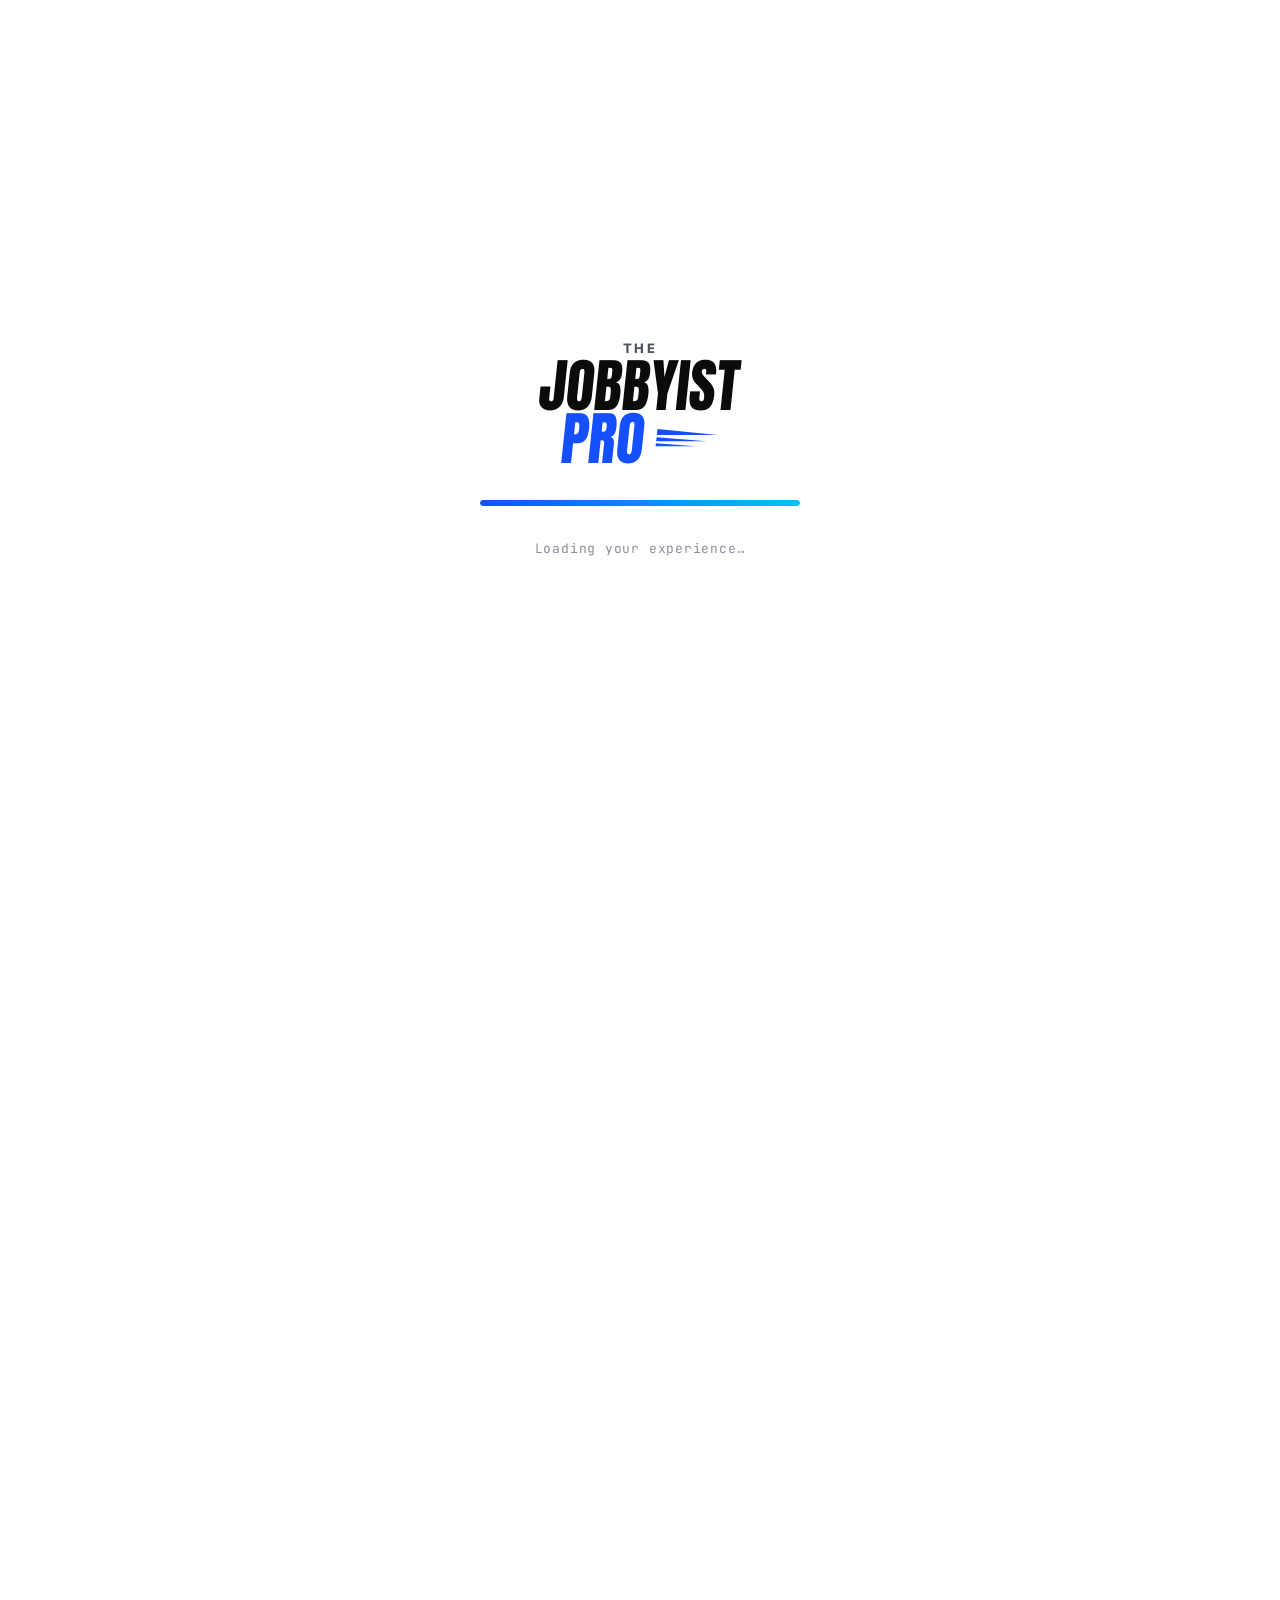
<file: index.html>
<!DOCTYPE html>
<html lang="en">
<head>
<meta charset="UTF-8" />
<meta name="viewport" content="width=device-width, initial-scale=1.0" />
<title>Jobbyist Pro — Career Momentum for R99/Month | Jobbyist South Africa</title>
<meta name="description" content="Jobbyist Pro helps South African jobseekers and working professionals build momentum with practical tools, recruiter visibility, and a turnkey career management service — for R99/month. Limited time: 3 months at half price, plus free access to The 90-Day Job Search Sprint." />
<link rel="preconnect" href="https://fonts.googleapis.com">
<link rel="preconnect" href="https://fonts.gstatic.com" crossorigin>
<link href="https://fonts.googleapis.com/css2?family=Anton&family=Inter:wght@400;500;600;700;800;900&family=JetBrains+Mono:wght@500;600;700&display=swap" rel="stylesheet">
<link rel="stylesheet" href="assets/jobbyist-shared.css">
</head>
<body class="is-loading">

<!-- PRELOADER -->
<div id="preloader" role="status" aria-live="polite">
  <div class="sprint-lockup" style="align-items:center;">
    <span class="the">THE</span>
    <span class="line">JOBBYIST</span>
    <span class="line accent">PRO
      <svg class="speedlines" viewBox="0 0 60 24"><polygon points="0,2 60,8 0,8"/><polygon points="0,10 50,14 0,14"/><polygon points="0,16 40,19 0,19"/></svg>
    </span>
  </div>
  <div class="preload-bar"><div class="preload-bar__fill"></div></div>
  <div class="preload-text">Loading your experience…</div>
</div>

<div id="site">

  <!-- HEADER -->
  <header class="site-header">
    <div class="wrap header-inner">
      <div class="brand-lockup">
        <span class="logo-jobbyist">JOBBYIST<span class="dot">.</span></span><span class="pro-badge">PRO</span>
      </div>
      <nav class="main-nav">
        <a href="#features">What You Get</a>
        <a href="#momentum">Momentum Tools</a>
        <a href="#pricing">Pricing</a>
        <a href="#faq">FAQ</a>
      </nav>
      <div class="nav-cta">
        <a href="jobbyist-90-day-sprint-landing-page.html" class="btn btn-ghost btn-sm">About the Sprint</a>
        <a href="subscribe.html" class="btn btn-primary btn-sm">Subscribe — R99/mo</a>
        <button class="hamburger" aria-label="Open menu"><span></span></button>
      </div>
    </div>
  </header>

  <!-- HERO -->
  <section class="hero">
    <div class="wrap">
      <div class="hero-eyebrow-wrap"><div class="eyebrow">CAREER MANAGEMENT, ON DEMAND</div></div>
      <h1>Build momentum.<br>Land the role<span class="accent">.</span></h1>
      <p class="hero-sub">Jobbyist Pro gives South African jobseekers and working professionals practical tools, useful resources, world-class support, and a turnkey career management service — for just R99 a month.</p>
      <div class="hero-actions">
        <a href="/subscribe" class="btn btn-primary btn-lg">Subscribe for R99/Month</a>
        <a href="#features" class="btn btn-ghost btn-lg">See What's Included</a>
      </div>

      <div class="stat-strip">
        <div class="stat"><div class="num">R99</div><div class="lbl">Per month.<br>No long contracts.</div></div>
        <div class="stat"><div class="num">50% OFF</div><div class="lbl">Your first<br>3 months</div></div>
        <div class="stat"><div class="num">FREE</div><div class="lbl">90-Day Job Search<br>Sprint included</div></div>
        <div class="stat"><div class="num">∞</div><div class="lbl">Cancel anytime,<br>no questions asked</div></div>
      </div>
      <p class="hero-note">Limited-time pricing. Jobbyist Pro is a career management subscription, not a recruitment agency — it does not guarantee employment outcomes.</p>
    </div>
  </section>

  <!-- THE GAP / WHY PRO -->
  <section class="section-alt">
    <div class="wrap">
      <div class="section-head">
        <div class="eyebrow">THE GAP</div>
        <h2>Job boards are free. CV services cost a fortune.<br>Jobbyist Pro sits right in between.</h2>
        <p>South Africa's job market is brutally competitive — high unemployment, recruiters who lean almost entirely on searchable CV databases, and a wide gap between free job boards that get you lost in the noise and professional CV services that price most jobseekers out entirely.</p>
      </div>
      <div class="grid-3">
        <div class="card">
          <div class="icon">01</div>
          <h3>Free job boards bury you</h3>
          <p>Thousands of identical profiles, no guidance, no way to stand out to the recruiters actually searching.</p>
        </div>
        <div class="card">
          <div class="icon">02</div>
          <h3>CV services price you out</h3>
          <p>A single professional CV rewrite can cost more than most jobseekers can justify — and it's a one-time fix, not ongoing support.</p>
        </div>
        <div class="card">
          <div class="icon">03</div>
          <h3>Jobbyist Pro keeps working</h3>
          <p>One low monthly fee buys you continuous tools, visibility, and support — built for exactly this market, this gap.</p>
        </div>
      </div>
    </div>
  </section>

  <!-- WHO IT'S FOR -->
  <section>
    <div class="wrap">
      <div class="section-head">
        <div class="eyebrow">BUILT FOR YOU</div>
        <h2>Wherever you are in your search</h2>
        <p>Jobbyist Pro is built around how South Africans actually look for work right now.</p>
      </div>
      <div class="grid-3">
        <div class="card">
          <span class="persona-tag">PERSONA — "AMBITIOUS ADEBAYO"</span>
          <h3>The graduate</h3>
          <p>Fresh out of study, building a first professional profile from scratch, and competing against thousands of equally ambitious applicants for entry-level roles.</p>
        </div>
        <div class="card">
          <span class="persona-tag">PERSONA — "JOB SEEKER SMITH"</span>
          <h3>The working professional</h3>
          <p>Employed or between roles, actively job-hunting or open to the right move, and short on time to manage a structured search alone.</p>
        </div>
        <div class="card">
          <span class="persona-tag">PERSONA — "FREELANCE FREDDIE"</span>
          <h3>The freelancer</h3>
          <p>Independent and digitally active, looking to trade unpredictable gig income for steadier, more consistent contract or full-time work.</p>
        </div>
      </div>
    </div>
  </section>

  <!-- MOMENTUM TOOLS / SALES FUNNEL FEATURES -->
  <section id="momentum" class="section-alt">
    <div class="wrap">
      <div class="section-head">
        <div class="eyebrow">MOMENTUM TOOLS</div>
        <h2>Track your progress, in real numbers</h2>
        <p>Four scores that show you exactly where you stand — and exactly what to fix next.</p>
      </div>
      <div class="grid-4">
        <div class="card gauge-card">
          <div class="gauge"><span>CV</span></div>
          <h3>CV Score Meter</h3>
          <p>Score your CV instantly and see precisely what's holding it back.</p>
        </div>
        <div class="card gauge-card">
          <div class="gauge"><span>VIS</span></div>
          <h3>Profile Visibility Boost</h3>
          <p>Get found faster by recruiters actively searching Jobbyist's CV database.</p>
        </div>
        <div class="card gauge-card">
          <div class="gauge"><span>INT</span></div>
          <h3>Interview Readiness Score</h3>
          <p>Know exactly how prepared you are before you walk into the room.</p>
        </div>
        <div class="card gauge-card">
          <div class="gauge"><span>SPD</span></div>
          <h3>Application Speed Score</h3>
          <p>Measure — and improve — how fast you move from application to response.</p>
        </div>
      </div>
    </div>
  </section>

  <!-- WHAT'S INCLUDED -->
  <section id="features">
    <div class="wrap">
      <div class="section-head">
        <div class="eyebrow">WHAT YOU GET</div>
        <h2>One subscription. A full career toolkit.</h2>
        <p>Everything you need to manage a serious job search, every month you're subscribed.</p>
      </div>
      <div class="grid-3">
        <div class="card">
          <div class="icon">⚙</div>
          <h3>Turnkey career management</h3>
          <ul>
            <li>CV optimisation and ATS-ready formatting</li>
            <li>LinkedIn and Jobbyist profile optimisation</li>
            <li>Application tracker and daily task checklists</li>
          </ul>
        </div>
        <div class="card">
          <div class="icon">👤</div>
          <h3>World-class support</h3>
          <ul>
            <li>Access to expert career guidance</li>
            <li>AI-powered strategy and application analysis</li>
            <li>Recruiter outreach templates and scripts</li>
          </ul>
        </div>
        <div class="card">
          <div class="icon">🔁</div>
          <h3>Built to keep you moving</h3>
          <ul>
            <li>Weekly progress emails</li>
            <li>WhatsApp reminders and profile-freshness prompts</li>
            <li>Monthly job-search reports</li>
          </ul>
        </div>
      </div>

      <div class="card dark" style="margin-top:18px;display:flex;align-items:center;justify-content:space-between;gap:24px;flex-wrap:wrap;">
        <div style="max-width:560px;">
          <h3 style="font-size:19px;">Free inside Pro: The 90-Day Job Search Sprint</h3>
          <p>For a limited time, every Jobbyist Pro subscriber gets full access to the structured, six-phase Sprint methodology — normally a paid programme on its own — at no extra cost.</p>
        </div>
        <a href="https://sprinter.jobbyist.co.za" target="_blank" class="btn btn-primary btn-sm" style="white-space:nowrap;">Start the 90-Day Sprint</a>
      </div>
    </div>
  </section>

  <!-- VALUE / PRICE FRAMING -->
  <section class="section-alt">
    <div class="wrap" style="text-align:center;max-width:760px;">
      <div class="eyebrow" style="justify-content:center;display:flex;">WHY R99 MAKES SENSE</div>
      <h2 style="font-size:clamp(26px,3.6vw,38px);margin-bottom:16px;">About R3 a day. Less than one coffee.</h2>
      <p style="color:var(--ink-soft);font-size:16px;line-height:1.65;">Jobbyist Pro is priced well below international job-search platforms and a fraction of what a single professional CV rewrite costs — because it isn't a one-time fix. It's ongoing support that keeps working for you, every single day you're subscribed.</p>
    </div>
  </section>

  <!-- OFFER / PRICING -->
  <section id="pricing" class="offer">
    <div class="wrap offer-inner" style="max-width:760px;text-align:center;">
      <div class="eyebrow" style="justify-content:center;display:flex;">LIMITED-TIME OFFER</div>
      <h2>R99/month.<br>Half price for 3 months.</h2>
      <p>Subscribe to Jobbyist Pro today and get your first 3 months at 50% off — with full access to The 90-Day Job Search Sprint built in, at no extra cost.</p>
      <ul class="offer-list" style="text-align:left;max-width:420px;margin:24px auto 30px;">
        <li><span class="tick">✓</span> First 3 months at R49.50/month (50% off)</li>
        <li><span class="tick">✓</span> Then R99/month, cancel anytime</li>
        <li><span class="tick">✓</span> Free access to the 90-Day Job Search Sprint</li>
        <li><span class="tick">✓</span> 30-day money-back guarantee</li>
      </ul>
      <a href="subscribe.html" class="btn btn-primary btn-lg">Subscribe for R99/Month</a>
      <p class="hero-note" style="margin-top:16px;color:rgba(255,255,255,0.55);">Secure checkout via PayPal. No long-term contract — cancel anytime from your account.</p>
    </div>
  </section>

  <!-- FAQ -->
  <section id="faq">
    <div class="wrap">
      <div class="section-head">
        <div class="eyebrow">FAQ</div>
        <h2>Before you subscribe</h2>
      </div>
      <div class="faq-list">
        <details class="faq-item" open>
          <summary>What exactly is Jobbyist Pro?<span class="plus">+</span></summary>
          <div class="faq-answer">Jobbyist Pro is a monthly career management subscription for South African jobseekers and working professionals. It bundles CV and profile tools, recruiter visibility, progress tracking, and ongoing support into one R99/month plan — designed to keep your search moving, not just give you a one-time fix.</div>
        </details>
        <details class="faq-item">
          <summary>What does the 50%-off offer actually include?<span class="plus">+</span></summary>
          <div class="faq-answer">For a limited time, new subscribers pay R49.50/month for their first 3 months (50% off the standard R99/month), then move to the regular R99/month rate. The offer also includes full, free access to The 90-Day Job Search Sprint for as long as you remain a Pro subscriber.</div>
        </details>
        <details class="faq-item">
          <summary>Can I cancel anytime?<span class="plus">+</span></summary>
          <div class="faq-answer">Yes. Jobbyist Pro has no long-term contract. You can cancel your subscription at any time from your account, or by emailing support@jobbyist.co.za, and you won't be billed for the next cycle.</div>
        </details>
        <details class="faq-item">
          <summary>Is my CV and personal data shared with anyone?<span class="plus">+</span></summary>
          <div class="faq-answer">Your profile is made visible to recruiters searching Jobbyist's database so they can find and contact you — that visibility is the point. Beyond that, your personal data is never sold or shared with third parties outside the normal operation of the platform.</div>
        </details>
        <details class="faq-item">
          <summary>What payment methods do you accept?<span class="plus">+</span></summary>
          <div class="faq-answer">Subscriptions are processed securely through PayPal, which supports most major debit and credit cards in addition to PayPal balances — you don't need an existing PayPal account to pay by card.</div>
        </details>
        <details class="faq-item">
          <summary>Does Jobbyist Pro guarantee I'll get a job?<span class="plus">+</span></summary>
          <div class="faq-answer">No. Jobbyist Pro is a career management and placement-support system, not a recruitment agency — it doesn't place candidates or guarantee employment outcomes. What it does guarantee is a structured, well-supported, AI-enhanced search, including the performance benchmarks published for The 90-Day Job Search Sprint.</div>
        </details>
      </div>
    </div>
  </section>

  <!-- FOOTER -->
  <footer>
    <div class="wrap">
      <div class="footer-top">
        <div>
          <span class="logo-jobbyist" style="color:#fff;">JOBBYIST<span class="dot">.</span></span><span class="pro-badge">PRO</span>
          <p style="margin-top:14px;max-width:280px;">A turnkey career management subscription helping South African jobseekers and working professionals build momentum — for R99/month.</p>
        </div>
        <div>
          <h4>Contact</h4>
          <a href="tel:+27128806560">+27 12-880-6560</a>
          <a href="https://www.jobbyist.co.za" target="_blank" rel="noopener">www.jobbyist.co.za</a>
          <a href="mailto:support@jobbyist.co.za">support@jobbyist.co.za</a>
        </div>
        <div>
          <h4>Jobbyist Pro</h4>
          <a href="#features">What You Get</a>
          <a href="#pricing">Pricing</a>
          <a href="#faq">FAQ</a>
        </div>
        <div>
          <h4>Get Started</h4>
          <a href="/subscribe">Subscribe — R99/mo</a>
          <a href="https://sprint.jobbyist.co.za" target="_blank">The 90-Day Sprint</a>
        </div>
      </div>
      <div class="footer-bottom">
        <p>Jobbyist Pro is a subscription service, billed monthly, cancel anytime. Jobbyist is not a recruitment agency and does not guarantee employment outcomes.</p>
        <p>© 2026 Jobbyist South Africa. All rights reserved.</p>
      </div>
    </div>
  </footer>

</div><!-- /#site -->

<script>
(function(){
  "use strict";
  var MIN_LOAD_MS = 2800, MAX_LOAD_MS = 4200;
  var loadDelay = MIN_LOAD_MS + Math.random() * (MAX_LOAD_MS - MIN_LOAD_MS);

  function hidePreloader(){
    var pre = document.getElementById("preloader");
    var site = document.getElementById("site");
    pre.classList.add("hide");
    site.classList.add("ready");
    document.body.classList.remove("is-loading");
    setTimeout(function(){ pre.style.display = "none"; }, 700);
  }
  window.addEventListener("load", function(){ setTimeout(hidePreloader, loadDelay); });
  setTimeout(hidePreloader, MAX_LOAD_MS + 1500);
})();
</script>
</body>
</html>
</file>
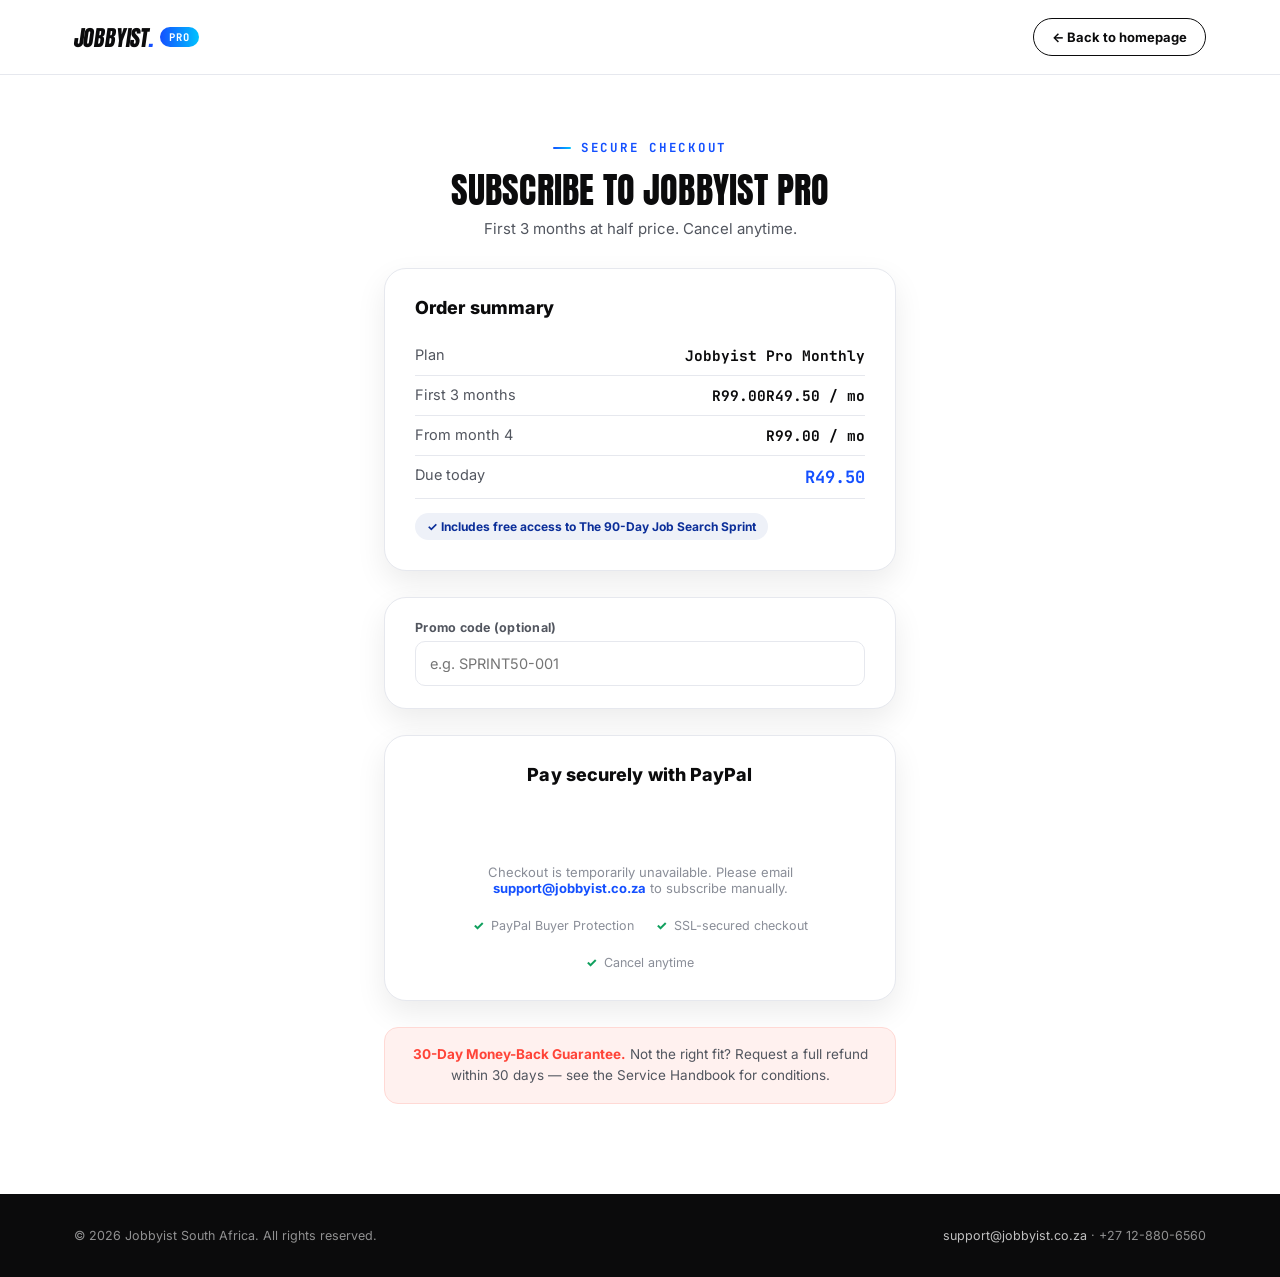
<file: subscribe.html>
<!DOCTYPE html>
<html lang="en">
<head>
<meta charset="UTF-8" />
<meta name="viewport" content="width=device-width, initial-scale=1.0" />
<title>Subscribe to Jobbyist Pro — R99/Month | Secure Checkout</title>
<meta name="description" content="Subscribe to Jobbyist Pro securely via PayPal. First 3 months at 50% off, plus free access to The 90-Day Job Search Sprint." />
<meta name="robots" content="noindex">
<link rel="preconnect" href="https://fonts.googleapis.com">
<link rel="preconnect" href="https://fonts.gstatic.com" crossorigin>
<link href="https://fonts.googleapis.com/css2?family=Anton&family=Inter:wght@400;500;600;700;800;900&family=JetBrains+Mono:wght@500;600;700&display=swap" rel="stylesheet">
<link rel="stylesheet" href="assets/jobbyist-shared.css">
</head>
<body>

<!-- Minimal header — no nav, no preloader. Checkout pages convert best with zero distractions. -->
<header class="site-header">
  <div class="wrap header-inner minimal">
    <a href="/" class="brand-lockup">
      <span class="logo-jobbyist">JOBBYIST<span class="dot">.</span></span><span class="pro-badge">PRO</span>
    </a>
    <a href="/" class="btn btn-ghost btn-sm">← Back to homepage</a>
  </div>
</header>

<div class="minimal-shell">

  <div style="text-align:center;margin-bottom:30px;">
    <div class="eyebrow" style="justify-content:center;display:flex;">SECURE CHECKOUT</div>
    <h1 style="font-size:clamp(26px,4vw,36px);">Subscribe to Jobbyist Pro</h1>
    <p style="color:var(--ink-soft);font-size:15px;margin-top:10px;">First 3 months at half price. Cancel anytime.</p>
  </div>

  <!-- ORDER SUMMARY -->
  <div class="summary-card">
    <h3>Order summary</h3>
    <div class="summary-row">
      <span class="lbl">Plan</span>
      <span class="val">Jobbyist Pro Monthly</span>
    </div>
    <div class="summary-row">
      <span class="lbl">First 3 months</span>
      <span class="val"><span class="strike">R99.00</span>R49.50 / mo</span>
    </div>
    <div class="summary-row">
      <span class="lbl">From month 4</span>
      <span class="val">R99.00 / mo</span>
    </div>
    <div class="summary-row total">
      <span class="lbl">Due today</span>
      <span class="val">R49.50</span>
    </div>
    <div class="included-pill">✓ Includes free access to The 90-Day Job Search Sprint</div>
  </div>

  <!-- OPTIONAL PROMO CODE (cross-funnel compatibility, not required) -->
  <div class="summary-card" style="padding:22px 30px;">
    <div class="field" style="margin-bottom:0;">
      <label for="promoCode">Promo code (optional)</label>
      <input type="text" id="promoCode" placeholder="e.g. SPRINT50-001" autocomplete="off">
    </div>
  </div>

  <!-- PAYPAL BUTTON -->
  <div class="summary-card" style="text-align:center;">
    <h3 style="margin-bottom:14px;">Pay securely with PayPal</h3>
    <div id="paypal-button-container"></div>
    <p class="paypal-fallback-msg" id="paypalFallbackMsg">Checkout is temporarily unavailable. Please email <a href="mailto:support@jobbyist.co.za" style="color:var(--blue-1);font-weight:700;">support@jobbyist.co.za</a> to subscribe manually.</p>
    <div class="trust-row">
      <span class="item"><span class="ic">✓</span> PayPal Buyer Protection</span>
      <span class="item"><span class="ic">✓</span> SSL-secured checkout</span>
      <span class="item"><span class="ic">✓</span> Cancel anytime</span>
    </div>
  </div>

  <div class="banner-note">
    <b>30-Day Money-Back Guarantee.</b> Not the right fit? Request a full refund within 30 days — see the Service Handbook for conditions.
  </div>

</div>

<footer class="minimal">
  <div class="wrap">
    <p>© 2026 Jobbyist South Africa. All rights reserved.</p>
    <p><a href="mailto:support@jobbyist.co.za" style="color:rgba(255,255,255,0.75);">support@jobbyist.co.za</a> · +27 12-880-6560</p>
  </div>
</footer>

<!-- =====================================================================
     PAYPAL SUBSCRIPTIONS INTEGRATION

     Before going live, replace:
       1. YOUR_PAYPAL_CLIENT_ID  — from your PayPal Developer Dashboard
       2. YOUR_PLAN_ID           — a PayPal Subscription Plan you create
                                    with TWO billing cycles:
                                      Cycle 1: 3 cycles @ R49.50/month
                                      Cycle 2: regular, ongoing @ R99/month
                                    (Set this up under PayPal > Billing
                                    Plans, or via the Subscriptions API.)

     This uses PayPal's Subscriptions flow (createSubscription), which is
     the correct approach for recurring billing with an introductory
     price tier — not a one-time Order/Capture flow.
     ===================================================================== -->
<script src="https://www.paypal.com/sdk/js?client-id=YOUR_PAYPAL_CLIENT_ID&vault=true&intent=subscription&currency=ZAR"></script>
<script>
(function(){
  "use strict";

  var THANK_YOU_URL = "thank-you.html"; // production: https://pro.jobbyist.co.za/thank-you
  var PLAN_ID = "YOUR_PLAN_ID";

  function renderFallback(){
    document.getElementById("paypalFallbackMsg").style.display = "block";
  }

  if (window.paypal && typeof window.paypal.Buttons === "function"){
    try {
      paypal.Buttons({
        style: { shape: "pill", color: "blue", layout: "vertical", label: "subscribe" },

        createSubscription: function(data, actions){
          return actions.subscription.create({
            plan_id: PLAN_ID,
            custom_id: (document.getElementById("promoCode").value || "").trim().toUpperCase()
          });
        },

        onApprove: function(data){
          // data.subscriptionID is available here if you want to log/store it
          // before redirecting (e.g. send to your own backend or analytics).
          window.location.href = THANK_YOU_URL;
        },

        onCancel: function(){
          // User closed the PayPal window without completing payment.
        },

        onError: function(err){
          console.error("PayPal Buttons error:", err);
          renderFallback();
        }

      }).render("#paypal-button-container");
    } catch (e){
      console.error("Failed to render PayPal Buttons:", e);
      renderFallback();
    }
  } else {
    renderFallback();
  }
})();
</script>
</body>
</html>
</file>
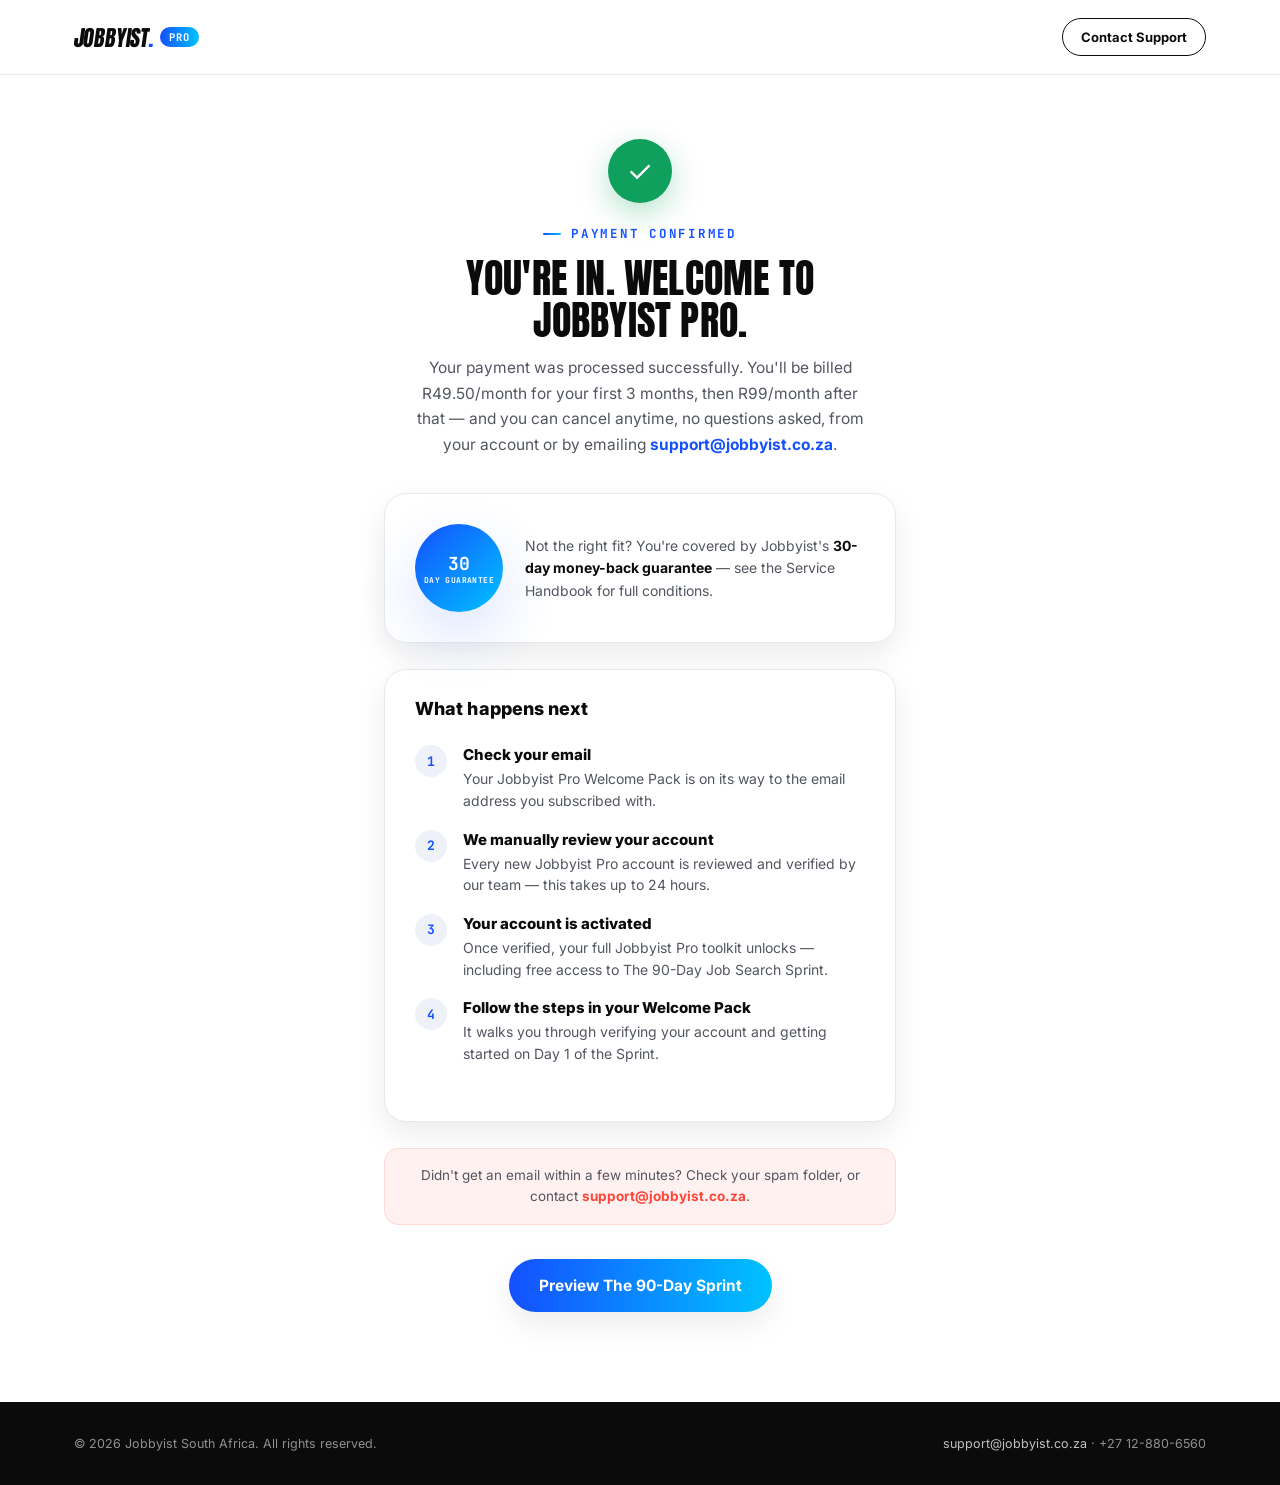
<file: thank-you.html>
<!DOCTYPE html>
<html lang="en">
<head>
<meta charset="UTF-8" />
<meta name="viewport" content="width=device-width, initial-scale=1.0" />
<title>You're In — Welcome to Jobbyist Pro</title>
<meta name="description" content="Your Jobbyist Pro subscription was successful. Here's what happens next.">
<meta name="robots" content="noindex">
<link rel="preconnect" href="https://fonts.googleapis.com">
<link rel="preconnect" href="https://fonts.gstatic.com" crossorigin>
<link href="https://fonts.googleapis.com/css2?family=Anton&family=Inter:wght@400;500;600;700;800;900&family=JetBrains+Mono:wght@500;600;700&display=swap" rel="stylesheet">
<link rel="stylesheet" href="assets/jobbyist-shared.css">
</head>
<body>

<header class="site-header">
  <div class="wrap header-inner minimal">
    <a href="/" class="brand-lockup">
      <span class="logo-jobbyist">JOBBYIST<span class="dot">.</span></span><span class="pro-badge">PRO</span>
    </a>
    <a href="mailto:support@jobbyist.co.za" class="btn btn-ghost btn-sm">Contact Support</a>
  </div>
</header>

<div class="minimal-shell">

  <div style="text-align:center;">
    <div class="success-icon">✓</div>
    <div class="eyebrow" style="justify-content:center;display:flex;">PAYMENT CONFIRMED</div>
    <h1 style="font-size:clamp(28px,4.4vw,40px);margin-bottom:14px;">You're in. Welcome to<br>Jobbyist Pro.</h1>
    <p style="color:var(--ink-soft);font-size:15.5px;line-height:1.65;max-width:460px;margin:0 auto;">
      Your payment was processed successfully. You'll be billed R49.50/month for your first 3 months, then R99/month after that — and you can cancel anytime, no questions asked, from your account or by emailing
      <a href="mailto:support@jobbyist.co.za" style="color:var(--blue-1);font-weight:700;">support@jobbyist.co.za</a>.
    </p>
  </div>

  <!-- GUARANTEE -->
  <div class="summary-card" style="display:flex;align-items:center;gap:22px;margin-top:36px;">
    <div class="badge-circle" style="flex-shrink:0;width:88px;height:88px;">
      <span class="big" style="font-size:18px;">30</span>
      <span class="sm" style="font-size:8px;">DAY GUARANTEE</span>
    </div>
    <p style="font-size:14px;color:var(--ink-soft);line-height:1.6;margin:0;">Not the right fit? You're covered by Jobbyist's <b style="color:var(--ink);">30-day money-back guarantee</b> — see the Service Handbook for full conditions.</p>
  </div>

  <!-- NEXT STEPS -->
  <div class="summary-card" style="margin-top:18px;">
    <h3>What happens next</h3>
    <div class="steps-list">
      <div class="step">
        <div class="n">1</div>
        <div class="body">
          <h4>Check your email</h4>
          <p>Your Jobbyist Pro Welcome Pack is on its way to the email address you subscribed with.</p>
        </div>
      </div>
      <div class="step">
        <div class="n">2</div>
        <div class="body">
          <h4>We manually review your account</h4>
          <p>Every new Jobbyist Pro account is reviewed and verified by our team — this takes up to 24 hours.</p>
        </div>
      </div>
      <div class="step">
        <div class="n">3</div>
        <div class="body">
          <h4>Your account is activated</h4>
          <p>Once verified, your full Jobbyist Pro toolkit unlocks — including free access to The 90-Day Job Search Sprint.</p>
        </div>
      </div>
      <div class="step">
        <div class="n">4</div>
        <div class="body">
          <h4>Follow the steps in your Welcome Pack</h4>
          <p>It walks you through verifying your account and getting started on Day 1 of the Sprint.</p>
        </div>
      </div>
    </div>
  </div>

  <div class="banner-note" style="margin-top:22px;">
    Didn't get an email within a few minutes? Check your spam folder, or contact <b>support@jobbyist.co.za</b>.
  </div>

  <div style="text-align:center;margin-top:34px;">
    <a href="https://sprint.jobbyist.co.za" target="_blank" class="btn btn-primary btn-lg">Preview The 90-Day Sprint</a>
  </div>

</div>

<footer class="minimal">
  <div class="wrap">
    <p>© 2026 Jobbyist South Africa. All rights reserved.</p>
    <p><a href="mailto:support@jobbyist.co.za" style="color:rgba(255,255,255,0.75);">support@jobbyist.co.za</a> · +27 12-880-6560</p>
  </div>
</footer>

</body>
</html>
</file>
<file: assets/jobbyist-shared.css>
/* =========================================================================
   JOBBYIST SHARED DESIGN SYSTEM
   Used by: jobbyist-pro-landing-page.html, subscribe.html, thank-you.html
   Matches the visual language of the 90-Day Job Search Sprint landing page:
   white background, black ink, blue gradient accent, Anton/Inter/JetBrains
   Mono type system.
   ========================================================================= */

:root{
  --bg:#ffffff;
  --surface:#f5f7fb;
  --surface-2:#eef1f8;
  --ink:#0b0b0c;
  --ink-soft:#52565f;
  --ink-faint:#8a8e98;
  --line:#e6e8ee;
  --blue-1:#1450ff;
  --blue-2:#00c2ff;
  --blue-deep:#0b2e99;
  --urgency:#ff4438;
  --urgency-soft:#fff1ef;
  --good:#10a05e;
  --radius:14px;
  --radius-lg:22px;
  --shadow-sm:0 1px 2px rgba(11,11,12,0.06);
  --shadow-md:0 12px 30px rgba(11,11,12,0.08);
  --shadow-lg:0 24px 60px rgba(20,80,255,0.16);
  --maxw:1180px;
  --maxw-narrow:760px;
}

*{box-sizing:border-box;}
html{scroll-behavior:smooth;}
body{
  margin:0;background:var(--bg);color:var(--ink);
  font-family:'Inter',-apple-system,sans-serif;
  -webkit-font-smoothing:antialiased;overflow-x:hidden;
}
img{max-width:100%;display:block;}
a{color:inherit;text-decoration:none;}
ul{margin:0;padding:0;}
button{font-family:inherit;cursor:pointer;border:none;background:none;}
input{font-family:inherit;}

.wrap{max-width:var(--maxw);margin:0 auto;padding:0 24px;}
.wrap-narrow{max-width:var(--maxw-narrow);margin:0 auto;padding:0 24px;}

h1,h2,h3,.display{
  font-family:'Anton',sans-serif;font-weight:400;text-transform:uppercase;
  letter-spacing:0.005em;line-height:1.04;margin:0;
}
.mono{font-family:'JetBrains Mono',monospace;}

.eyebrow{
  display:inline-flex;align-items:center;gap:10px;
  font-family:'JetBrains Mono',monospace;font-size:12.5px;font-weight:700;
  letter-spacing:0.14em;text-transform:uppercase;color:var(--blue-1);margin:0 0 16px;
}
.eyebrow::before{
  content:'';width:18px;height:2px;
  background:linear-gradient(90deg,var(--blue-1),var(--blue-2));
  display:inline-block;border-radius:2px;
}

:focus-visible{outline:3px solid var(--blue-1);outline-offset:3px;border-radius:4px;}

@media (prefers-reduced-motion: reduce){
  *{animation-duration:0.001ms !important;animation-iteration-count:1 !important;transition-duration:0.001ms !important;scroll-behavior:auto !important;}
}

/* ---- Logo lockups ---- */
.logo-jobbyist{
  font-family:'Anton',sans-serif;font-size:22px;letter-spacing:-0.01em;
  transform:skewX(-8deg);display:inline-block;color:var(--ink);
}
.logo-jobbyist .dot{color:var(--blue-1);}
.pro-badge{
  font-family:'JetBrains Mono',monospace;font-weight:700;font-size:10.5px;
  letter-spacing:0.08em;color:#fff;background:linear-gradient(90deg,var(--blue-1),var(--blue-2));
  border-radius:99px;padding:3px 9px;margin-left:6px;vertical-align:middle;
  display:inline-block;transform:skewX(0deg);
}
.brand-lockup{display:inline-flex;align-items:center;}

.sprint-lockup{display:inline-flex;flex-direction:column;align-items:flex-start;line-height:0.92;}
.sprint-lockup .the{font-family:'Inter',sans-serif;font-weight:800;font-size:13px;letter-spacing:0.18em;color:var(--ink-soft);margin-bottom:4px;}
.sprint-lockup .line{font-family:'Anton',sans-serif;font-size:clamp(30px,5.4vw,58px);transform:skewX(-6deg);color:var(--ink);white-space:nowrap;}
.sprint-lockup .line.accent{color:var(--blue-1);display:inline-flex;align-items:center;gap:10px;}
.speedlines{height:0.42em;width:1.1em;flex-shrink:0;}
.speedlines polygon{fill:var(--ink);}
.sprint-lockup .line.accent .speedlines polygon{fill:var(--blue-1);}

/* ---- Preloader ---- */
#preloader{
  position:fixed;inset:0;z-index:9999;background:#ffffff;
  display:flex;flex-direction:column;align-items:center;justify-content:center;
  gap:34px;transition:opacity 0.6s ease, visibility 0.6s ease;
}
#preloader.hide{opacity:0;visibility:hidden;pointer-events:none;}
.preload-bar{width:min(70vw,320px);height:6px;border-radius:99px;background:var(--surface-2);overflow:hidden;position:relative;}
.preload-bar__fill{
  position:absolute;inset:0;width:0%;border-radius:99px;
  background:linear-gradient(90deg,var(--blue-1),var(--blue-2));
  animation:loadfill 3s cubic-bezier(.4,0,.2,1) forwards;box-shadow:0 0 16px rgba(20,80,255,0.45);
}
@keyframes loadfill{0%{width:0%;}60%{width:72%;}100%{width:100%;}}
.preload-text{font-family:'JetBrains Mono',monospace;font-size:13px;color:var(--ink-faint);letter-spacing:0.06em;text-align:center;}
body.is-loading{overflow:hidden;height:100vh;}
#site{opacity:0;transition:opacity 0.7s ease;}
#site.ready{opacity:1;}

/* ---- Header ---- */
header.site-header{
  position:sticky;top:0;z-index:500;background:rgba(255,255,255,0.88);
  backdrop-filter:blur(10px);border-bottom:1px solid var(--line);
}
.header-inner{display:flex;align-items:center;justify-content:space-between;height:74px;}
.header-inner.minimal{justify-content:space-between;}
nav.main-nav{display:flex;align-items:center;gap:30px;}
nav.main-nav a{font-size:14px;font-weight:600;color:var(--ink-soft);transition:color .2s;}
nav.main-nav a:hover{color:var(--ink);}

.btn{
  display:inline-flex;align-items:center;justify-content:center;gap:8px;
  font-weight:700;font-size:14px;border-radius:99px;padding:13px 26px;
  transition:transform .18s ease, box-shadow .18s ease;
}
.btn-primary{background:linear-gradient(90deg,var(--blue-1),var(--blue-2));color:#fff;box-shadow:var(--shadow-md);}
.btn-primary:hover{transform:translateY(-2px);box-shadow:0 16px 34px rgba(20,80,255,0.3);}
.btn-ghost{border:1.5px solid var(--ink);color:var(--ink);}
.btn-ghost:hover{background:var(--ink);color:#fff;}
.btn-sm{padding:10px 18px;font-size:13px;}
.btn-lg{padding:17px 30px;font-size:15.5px;}
.btn-block{width:100%;}
.nav-cta{display:flex;align-items:center;gap:14px;}

.hamburger{display:none;width:40px;height:40px;border-radius:10px;border:1px solid var(--line);align-items:center;justify-content:center;}
.hamburger span, .hamburger span::before, .hamburger span::after{content:'';display:block;width:18px;height:2px;background:var(--ink);position:relative;}
.hamburger span::before{position:absolute;top:-6px;}
.hamburger span::after{position:absolute;top:6px;}

/* ---- Hero ---- */
.hero{padding:84px 0 56px;text-align:center;position:relative;}
.hero::before{
  content:'';position:absolute;inset:0;z-index:-1;
  background:radial-gradient(circle at 85% -10%, rgba(20,80,255,0.08), transparent 55%);
}
.hero-eyebrow-wrap{display:flex;justify-content:center;}
.hero h1{font-size:clamp(34px,6vw,68px);margin-bottom:22px;max-width:880px;margin-left:auto;margin-right:auto;}
.hero h1 .accent{color:var(--blue-1);}
.hero-sub{max-width:660px;margin:0 auto 36px;color:var(--ink-soft);font-size:18px;line-height:1.6;}
.hero-actions{display:flex;align-items:center;justify-content:center;gap:14px;flex-wrap:wrap;margin-bottom:54px;}
.hero-note{font-size:13px;color:var(--ink-faint);margin-top:14px;}

.stat-strip{
  display:grid;grid-template-columns:repeat(4,1fr);max-width:920px;margin:0 auto;
  border-radius:var(--radius-lg);background:var(--ink);color:#fff;box-shadow:var(--shadow-lg);overflow:hidden;
}
.stat{padding:26px 18px;border-right:1px solid rgba(255,255,255,0.12);text-align:center;}
.stat:last-child{border-right:none;}
.stat .num{font-family:'JetBrains Mono',monospace;font-weight:700;font-size:clamp(18px,2.6vw,26px);
  background:linear-gradient(90deg,#fff,#bcd4ff);-webkit-background-clip:text;background-clip:text;color:transparent;}
.stat .lbl{font-size:11.5px;color:rgba(255,255,255,0.65);margin-top:6px;letter-spacing:0.03em;line-height:1.3;}

/* ---- Sections ---- */
section{padding:84px 0;}
.section-alt{background:var(--surface);}
.section-head{max-width:680px;margin:0 auto 50px;text-align:center;}
.section-head h2{font-size:clamp(30px,4.4vw,46px);}
.section-head p{color:var(--ink-soft);font-size:16.5px;margin-top:14px;line-height:1.6;}

/* ---- Card grids ---- */
.grid-3{display:grid;grid-template-columns:repeat(3,1fr);gap:18px;}
.grid-4{display:grid;grid-template-columns:repeat(4,1fr);gap:18px;}

.card{background:#fff;border:1px solid var(--line);border-radius:var(--radius-lg);padding:30px 26px;box-shadow:var(--shadow-sm);}
.card .icon{
  width:42px;height:42px;border-radius:12px;background:linear-gradient(135deg,var(--blue-1),var(--blue-2));
  margin-bottom:18px;display:flex;align-items:center;justify-content:center;color:#fff;
  font-family:'JetBrains Mono',monospace;font-weight:700;font-size:14px;
}
.card h3{font-family:'Inter',sans-serif;font-weight:800;font-size:17px;text-transform:none;margin-bottom:10px;}
.card p{font-size:14.5px;color:var(--ink-soft);line-height:1.6;margin:0;}
.card ul{display:flex;flex-direction:column;gap:8px;}
.card li{font-size:14.5px;color:var(--ink-soft);padding-left:18px;position:relative;line-height:1.5;}
.card li::before{content:'';position:absolute;left:0;top:7px;width:7px;height:7px;border-radius:2px;background:var(--blue-1);}
.card.dark{background:var(--ink);color:#fff;border:none;}
.card.dark h3{color:#fff;}
.card.dark li{color:rgba(255,255,255,0.75);}
.card.dark li::before{background:var(--blue-2);}
.card .tag{font-size:11.5px;color:var(--ink-faint);font-family:'JetBrains Mono',monospace;margin-top:14px;display:block;}

/* ---- Score / gauge cards ---- */
.gauge-card{text-align:center;}
.gauge-card .gauge{
  width:78px;height:78px;border-radius:50%;margin:0 auto 16px;
  background:conic-gradient(var(--blue-1) 0deg 260deg, var(--surface-2) 260deg 360deg);
  display:flex;align-items:center;justify-content:center;position:relative;
}
.gauge-card .gauge::before{content:'';position:absolute;inset:8px;background:#fff;border-radius:50%;}
.gauge-card .gauge span{position:relative;font-family:'JetBrains Mono',monospace;font-weight:700;font-size:14px;color:var(--blue-1);}

/* ---- Offer band ---- */
.offer{background:var(--ink);color:#fff;position:relative;overflow:hidden;}
.offer::before{content:'';position:absolute;top:-30%;right:-10%;width:560px;height:560px;background:radial-gradient(circle,rgba(20,80,255,0.4),transparent 70%);}
.offer-inner{position:relative;}
.offer .eyebrow{color:var(--blue-2);}
.offer h2{font-size:clamp(28px,3.6vw,42px);color:#fff;margin-bottom:18px;}
.offer p{color:rgba(255,255,255,0.72);font-size:16px;line-height:1.65;}
.offer-list{display:flex;flex-direction:column;gap:12px;margin:22px 0 28px;}
.offer-list li{display:flex;gap:10px;align-items:flex-start;color:rgba(255,255,255,0.86);font-size:14.5px;}
.offer-list li .tick{flex-shrink:0;width:20px;height:20px;border-radius:50%;background:var(--blue-2);color:var(--ink);font-size:12px;display:flex;align-items:center;justify-content:center;font-weight:900;margin-top:1px;}

/* ---- Guarantee badge ---- */
.badge-circle{
  width:150px;height:150px;border-radius:50%;background:linear-gradient(135deg,var(--blue-1),var(--blue-2));
  color:#fff;display:flex;flex-direction:column;align-items:center;justify-content:center;
  font-family:'JetBrains Mono',monospace;font-weight:700;margin:0 auto;box-shadow:var(--shadow-lg);text-align:center;
}
.badge-circle .big{font-size:28px;}
.badge-circle .sm{font-size:10.5px;letter-spacing:0.05em;}

/* ---- FAQ ---- */
.faq-list{max-width:760px;margin:0 auto;}
details.faq-item{border-bottom:1px solid var(--line);padding:20px 0;}
details.faq-item summary{list-style:none;cursor:pointer;display:flex;justify-content:space-between;align-items:center;gap:16px;font-weight:700;font-size:16px;}
details.faq-item summary::-webkit-details-marker{display:none;}
details.faq-item summary .plus{
  flex-shrink:0;width:26px;height:26px;border-radius:50%;border:1.5px solid var(--line);
  display:flex;align-items:center;justify-content:center;font-size:16px;color:var(--blue-1);transition:transform .2s ease;
}
details.faq-item[open] summary .plus{transform:rotate(45deg);}
.faq-answer{margin-top:14px;color:var(--ink-soft);font-size:14.5px;line-height:1.7;white-space:pre-line;}

/* ---- Persona note ---- */
.persona-tag{font-size:11.5px;color:var(--ink-faint);font-family:'JetBrains Mono',monospace;display:block;margin-bottom:8px;}

/* ---- Footer ---- */
footer{background:var(--ink);color:rgba(255,255,255,0.7);padding:60px 0 30px;}
.footer-top{display:grid;grid-template-columns:1.4fr 1fr 1fr 1fr;gap:40px;padding-bottom:40px;border-bottom:1px solid rgba(255,255,255,0.1);}
.footer-top h4{font-size:12.5px;text-transform:uppercase;letter-spacing:0.08em;color:rgba(255,255,255,0.45);margin:0 0 16px;font-weight:700;}
.footer-top a, .footer-top p{font-size:14px;color:rgba(255,255,255,0.75);display:block;margin-bottom:10px;line-height:1.5;}
.footer-top a:hover{color:#fff;}
.footer-bottom{display:flex;justify-content:space-between;align-items:center;padding-top:26px;flex-wrap:wrap;gap:14px;}
.footer-bottom p{font-size:12px;color:rgba(255,255,255,0.4);margin:0;max-width:640px;line-height:1.6;}
footer.minimal{padding:34px 0;}
footer.minimal .wrap{display:flex;justify-content:space-between;align-items:center;flex-wrap:wrap;gap:12px;}
footer.minimal p{font-size:12.5px;color:rgba(255,255,255,0.55);margin:0;}

/* ---- Checkout / minimal-page components ---- */
.minimal-shell{max-width:560px;margin:0 auto;padding:64px 24px 90px;}
.summary-card{
  background:#fff;border:1px solid var(--line);border-radius:var(--radius-lg);
  padding:30px;box-shadow:var(--shadow-md);margin-bottom:26px;
}
.summary-card h3{font-family:'Inter',sans-serif;font-weight:800;font-size:18px;text-transform:none;margin-bottom:18px;}
.summary-row{display:flex;justify-content:space-between;align-items:flex-start;padding:10px 0;border-bottom:1px solid var(--line);font-size:14.5px;}
.summary-row:last-of-type{border-bottom:none;}
.summary-row .lbl{color:var(--ink-soft);}
.summary-row .val{font-family:'JetBrains Mono',monospace;font-weight:700;color:var(--ink);text-align:right;}
.summary-row .val.strike{color:var(--ink-faint);text-decoration:line-through;font-weight:500;margin-right:8px;}
.summary-row.total .val{color:var(--blue-1);font-size:17px;}
.included-pill{
  display:inline-flex;align-items:center;gap:6px;font-size:12px;font-weight:700;color:var(--blue-deep);
  background:var(--surface-2);border-radius:99px;padding:6px 12px;margin-top:14px;
}

.field{margin-bottom:16px;}
.field label{display:block;font-size:12.5px;font-weight:700;color:var(--ink-soft);margin-bottom:6px;letter-spacing:0.02em;}
.field input{width:100%;padding:13px 14px;border-radius:10px;border:1.5px solid var(--line);font-size:14.5px;color:var(--ink);transition:border-color .15s;}
.field input:focus{border-color:var(--blue-1);outline:none;}

.trust-row{display:flex;justify-content:center;gap:22px;flex-wrap:wrap;margin-top:22px;}
.trust-row .item{display:flex;align-items:center;gap:7px;font-size:12.5px;color:var(--ink-faint);}
.trust-row .item .ic{color:var(--good);font-weight:800;}

#paypal-button-container{min-height:55px;margin-top:6px;}
.paypal-fallback-msg{font-size:13px;color:var(--ink-faint);text-align:center;margin-top:10px;display:none;}

.success-icon{
  width:64px;height:64px;border-radius:50%;background:var(--good);color:#fff;
  display:flex;align-items:center;justify-content:center;font-size:30px;margin:0 auto 22px;
  box-shadow:0 10px 30px rgba(16,160,94,0.3);
}
.steps-list{display:flex;flex-direction:column;gap:18px;margin:26px 0;}
.step{display:flex;gap:16px;align-items:flex-start;}
.step .n{
  flex-shrink:0;width:32px;height:32px;border-radius:50%;background:var(--surface-2);
  display:flex;align-items:center;justify-content:center;font-family:'JetBrains Mono',monospace;
  font-weight:700;font-size:13px;color:var(--blue-1);
}
.step .body h4{font-size:15px;font-weight:800;margin:0 0 4px;}
.step .body p{font-size:14px;color:var(--ink-soft);margin:0;line-height:1.55;}

.banner-note{
  background:var(--urgency-soft);border:1px solid #ffd9d5;border-radius:var(--radius);
  padding:16px 18px;font-size:13.5px;color:var(--ink-soft);line-height:1.6;text-align:center;margin-top:18px;
}
.banner-note b{color:var(--urgency);}

/* ---- Responsive ---- */
@media (max-width: 980px){
  .grid-3{grid-template-columns:repeat(2,1fr);}
  .grid-4{grid-template-columns:repeat(2,1fr);}
  .footer-top{grid-template-columns:1fr 1fr;}
}
@media (max-width: 720px){
  nav.main-nav{display:none;}
  .nav-cta .btn-ghost{display:none;}
  .hamburger{display:flex;}
  .stat-strip{grid-template-columns:repeat(2,1fr);}
  .stat{border-bottom:1px solid rgba(255,255,255,0.12);}
  .grid-3{grid-template-columns:1fr;}
  .grid-4{grid-template-columns:1fr;}
  .footer-top{grid-template-columns:1fr;}
  section{padding:60px 0;}
  .minimal-shell{padding:44px 18px 70px;}
}
</file>
